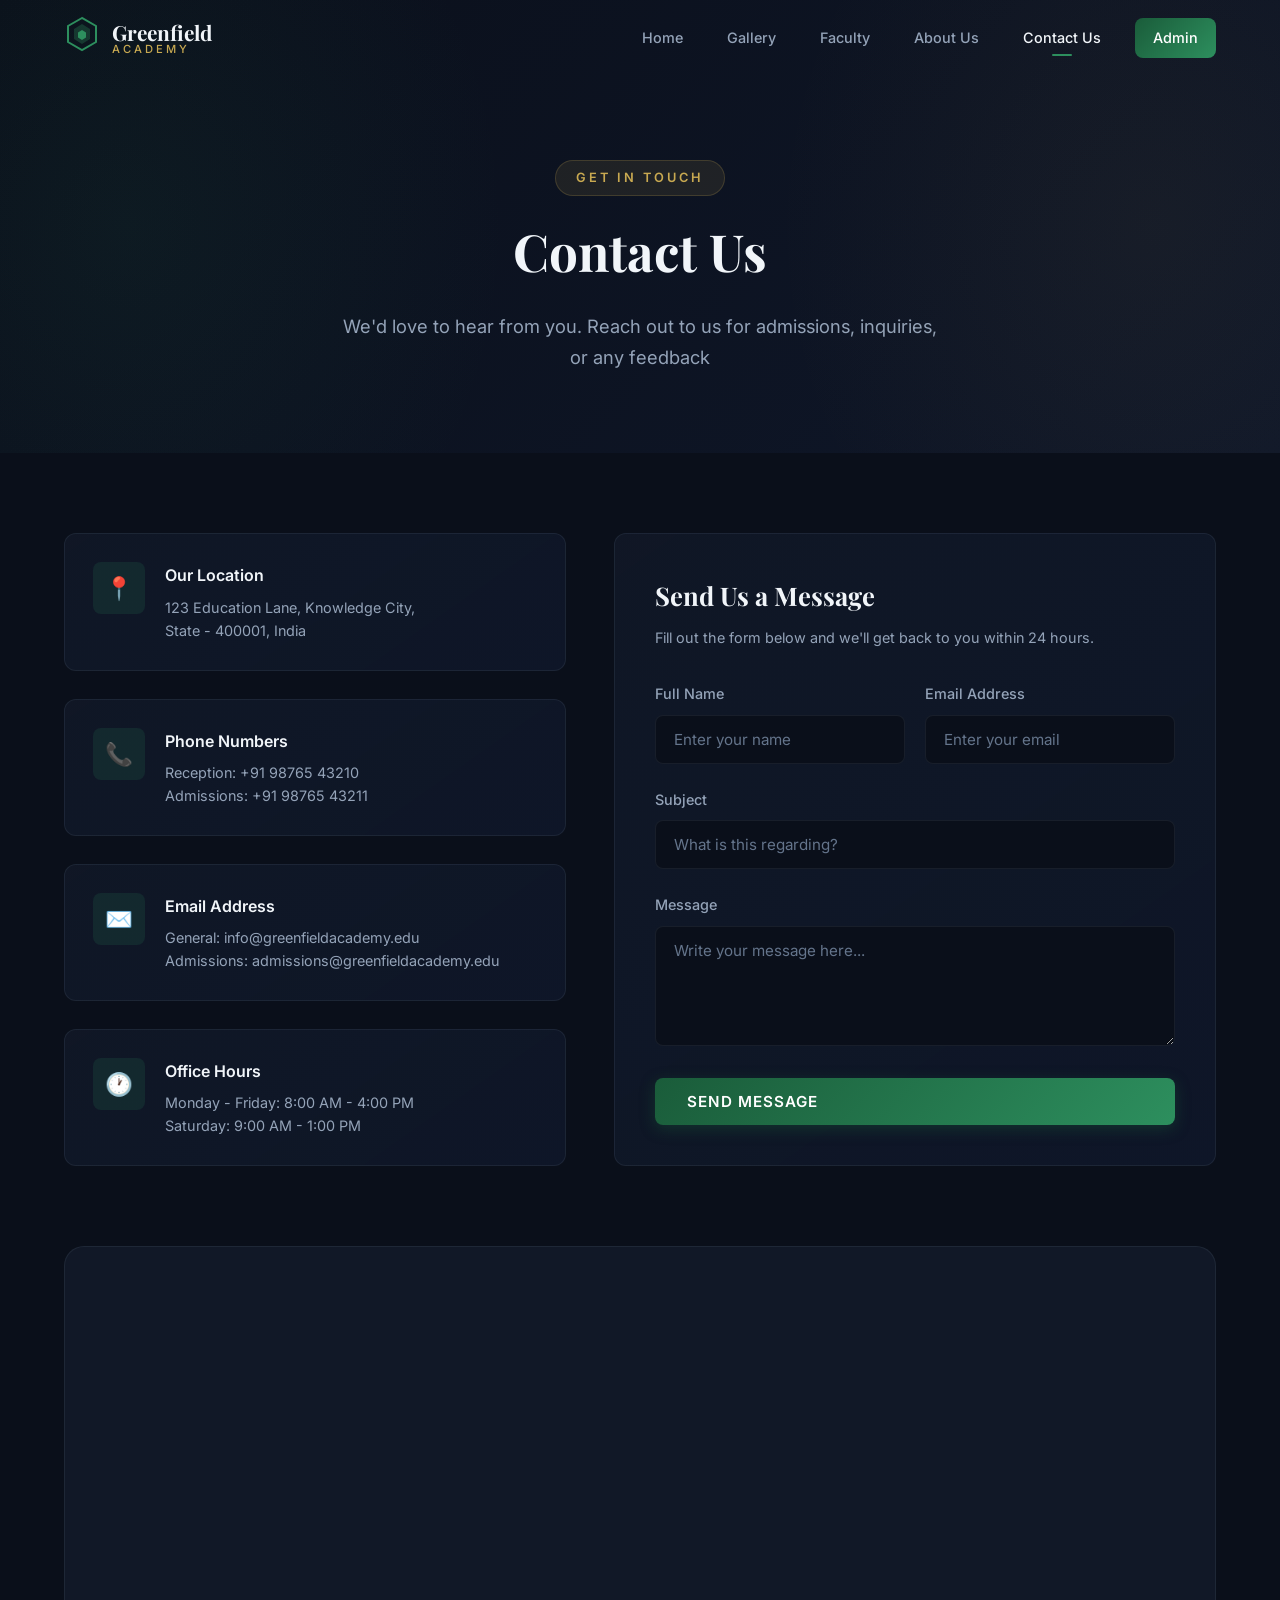
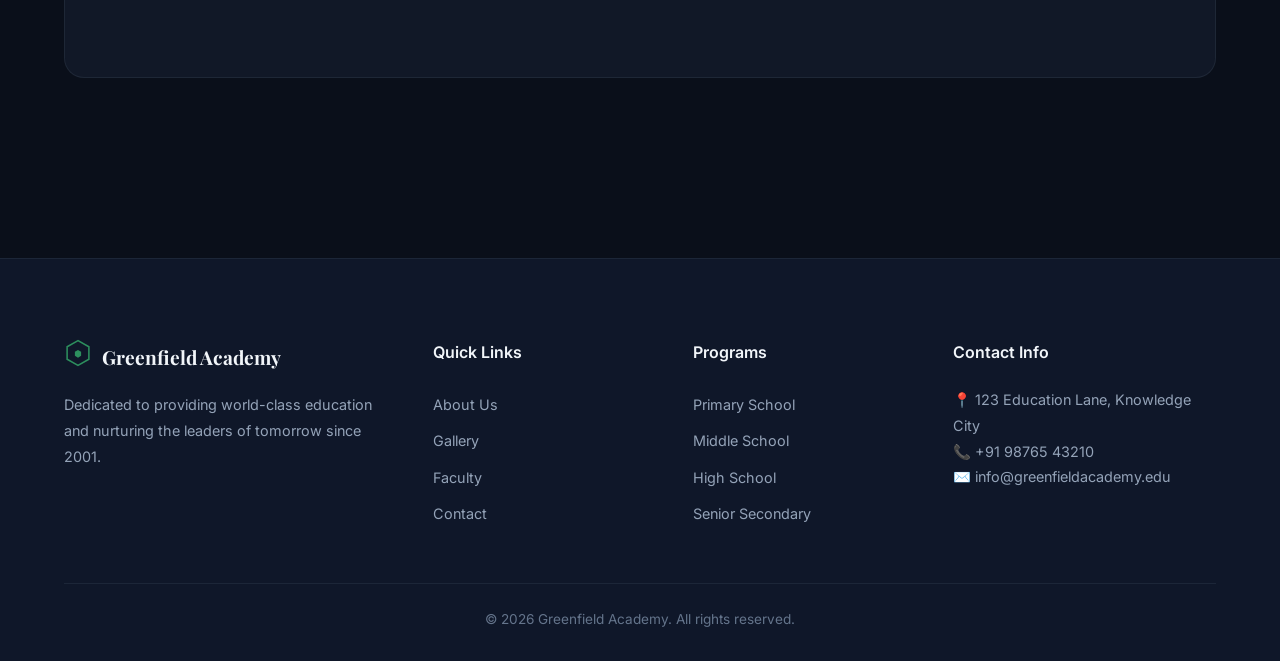
<file: contact.html>
<!DOCTYPE html>
<html lang="en">
<head>
    <meta charset="UTF-8">
    <meta name="viewport" content="width=device-width, initial-scale=1.0">
    <title>Contact Us - Greenfield Academy</title>
    <meta name="description" content="Get in touch with Greenfield Academy. We'd love to hear from you - whether you have questions, feedback, or want to know more about admissions.">
    <link rel="preconnect" href="https://fonts.googleapis.com">
    <link rel="preconnect" href="https://fonts.gstatic.com" crossorigin>
    <link href="https://fonts.googleapis.com/css2?family=Inter:wght@300;400;500;600;700;800;900&family=Playfair+Display:wght@400;500;600;700&display=swap" rel="stylesheet">
    <link rel="stylesheet" href="css/style.css">
    <link rel="stylesheet" href="css/contact.css">
</head>
<body>
    <!-- Navbar -->
    <nav class="navbar scrolled" id="navbar">
        <div class="nav-container">
            <a href="index.html" class="nav-logo">
                <div class="logo-icon">
                    <svg width="36" height="36" viewBox="0 0 36 36" fill="none">
                        <path d="M18 2L4 10V26L18 34L32 26V10L18 2Z" stroke="currentColor" stroke-width="2" fill="none"/>
                        <path d="M18 8L10 13V23L18 28L26 23V13L18 8Z" fill="currentColor" opacity="0.3"/>
                        <path d="M18 14L14 16.5V21.5L18 24L22 21.5V16.5L18 14Z" fill="currentColor"/>
                    </svg>
                </div>
                <div class="logo-text">
                    <span class="logo-name">Greenfield</span>
                    <span class="logo-sub">Academy</span>
                </div>
            </a>
            <div class="nav-links" id="navLinks">
                <a href="index.html" class="nav-link">Home</a>
                <a href="gallery.html" class="nav-link">Gallery</a>
                <a href="faculty.html" class="nav-link">Faculty</a>
                <a href="about.html" class="nav-link">About Us</a>
                <a href="contact.html" class="nav-link active">Contact Us</a>
                <a href="admin.html" class="nav-link nav-admin">Admin</a>
            </div>
            <button class="nav-toggle" id="navToggle" aria-label="Toggle navigation">
                <span></span><span></span><span></span>
            </button>
        </div>
    </nav>

    <!-- Page Header -->
    <section class="page-header">
        <div class="container">
            <span class="section-tag">Get In Touch</span>
            <h1>Contact Us</h1>
            <p>We'd love to hear from you. Reach out to us for admissions, inquiries, or any feedback</p>
        </div>
    </section>

    <!-- Contact Section -->
    <section class="contact-section">
        <div class="container">
            <div class="contact-grid">
                <!-- Contact Info -->
                <div class="contact-info">
                    <div class="contact-info-card">
                        <div class="contact-info-icon">📍</div>
                        <div class="contact-info-content">
                            <h4>Our Location</h4>
                            <p>123 Education Lane, Knowledge City,<br>State - 400001, India</p>
                        </div>
                    </div>
                    <div class="contact-info-card">
                        <div class="contact-info-icon">📞</div>
                        <div class="contact-info-content">
                            <h4>Phone Numbers</h4>
                            <p>Reception: +91 98765 43210<br>Admissions: +91 98765 43211</p>
                        </div>
                    </div>
                    <div class="contact-info-card">
                        <div class="contact-info-icon">✉️</div>
                        <div class="contact-info-content">
                            <h4>Email Address</h4>
                            <p>General: info@greenfieldacademy.edu<br>Admissions: admissions@greenfieldacademy.edu</p>
                        </div>
                    </div>
                    <div class="contact-info-card">
                        <div class="contact-info-icon">🕐</div>
                        <div class="contact-info-content">
                            <h4>Office Hours</h4>
                            <p>Monday - Friday: 8:00 AM - 4:00 PM<br>Saturday: 9:00 AM - 1:00 PM</p>
                        </div>
                    </div>
                </div>

                <!-- Contact Form -->
                <div class="contact-form-card">
                    <h3>Send Us a Message</h3>
                    <p>Fill out the form below and we'll get back to you within 24 hours.</p>
                    <form id="contactForm">
                        <div class="form-row">
                            <div class="form-group">
                                <label for="contactName">Full Name</label>
                                <input type="text" id="contactName" placeholder="Enter your name" required>
                            </div>
                            <div class="form-group">
                                <label for="contactEmail">Email Address</label>
                                <input type="email" id="contactEmail" placeholder="Enter your email" required>
                            </div>
                        </div>
                        <div class="form-group">
                            <label for="contactSubject">Subject</label>
                            <input type="text" id="contactSubject" placeholder="What is this regarding?">
                        </div>
                        <div class="form-group">
                            <label for="contactMessage">Message</label>
                            <textarea id="contactMessage" placeholder="Write your message here..." required></textarea>
                        </div>
                        <button type="submit" class="btn btn-primary" style="width:100%;">Send Message</button>
                    </form>
                </div>
            </div>
        </div>
    </section>

    <!-- Map -->
    <section class="map-section">
        <div class="container">
            <div class="map-container">
                <iframe src="https://www.google.com/maps/embed?pb=!1m18!1m12!1m3!1d3771.0!2d72.87!3d19.07!2m3!1f0!2f0!3f0!3m2!1i1024!2i768!4f13.1!3m3!1m2!1s0x0%3A0x0!2zMTnCsDA0JzEyLjAiTiA3MsKwNTInMTIuMCJF!5e0!3m2!1sen!2sin!4v1600000000000!5m2!1sen!2sin" allowfullscreen="" loading="lazy" referrerpolicy="no-referrer-when-downgrade"></iframe>
            </div>
        </div>
    </section>

    <!-- Footer -->
    <footer class="footer">
        <div class="container">
            <div class="footer-grid">
                <div class="footer-col">
                    <div class="footer-logo">
                        <div class="logo-icon">
                            <svg width="28" height="28" viewBox="0 0 36 36" fill="none">
                                <path d="M18 2L4 10V26L18 34L32 26V10L18 2Z" stroke="currentColor" stroke-width="2" fill="none"/>
                                <path d="M18 14L14 16.5V21.5L18 24L22 21.5V16.5L18 14Z" fill="currentColor"/>
                            </svg>
                        </div>
                        <span>Greenfield Academy</span>
                    </div>
                    <p>Dedicated to providing world-class education and nurturing the leaders of tomorrow since 2001.</p>
                </div>
                <div class="footer-col">
                    <h4>Quick Links</h4>
                    <a href="about.html">About Us</a>
                    <a href="gallery.html">Gallery</a>
                    <a href="faculty.html">Faculty</a>
                    <a href="contact.html">Contact</a>
                </div>
                <div class="footer-col">
                    <h4>Programs</h4>
                    <a href="#">Primary School</a>
                    <a href="#">Middle School</a>
                    <a href="#">High School</a>
                    <a href="#">Senior Secondary</a>
                </div>
                <div class="footer-col">
                    <h4>Contact Info</h4>
                    <p>📍 123 Education Lane, Knowledge City</p>
                    <p>📞 +91 98765 43210</p>
                    <p>✉️ info@greenfieldacademy.edu</p>
                </div>
            </div>
            <div class="footer-bottom">
                <p>&copy; 2026 Greenfield Academy. All rights reserved.</p>
            </div>
        </div>
    </footer>

    <script src="js/data.js"></script>
    <script src="js/app.js"></script>
    <script>
        // Contact form handler
        document.getElementById('contactForm').addEventListener('submit', function(e) {
            e.preventDefault();
            const name = document.getElementById('contactName').value;
            showToast(`Thank you, ${name}! Your message has been sent successfully.`, 'success');
            this.reset();
        });
    </script>
</body>
</html>
</file>
<file: css/style.css>
/* ========================================
   DESIGN SYSTEM - Greenfield Academy
   ======================================== */

:root {
    /* Colors */
    --primary: #1a5c3a;
    --primary-light: #2d8f5e;
    --primary-dark: #0d3a24;
    --primary-glow: rgba(45, 143, 94, 0.15);
    --accent: #c8a951;
    --accent-light: #e6cc7a;
    --accent-dark: #a88b35;
    
    --bg-dark: #0a0f1a;
    --bg-card: #111827;
    --bg-card-hover: #1a2332;
    --bg-surface: #0f1729;
    --bg-glass: rgba(17, 24, 39, 0.7);
    
    --text-primary: #f1f5f9;
    --text-secondary: #94a3b8;
    --text-muted: #64748b;
    
    --border: rgba(148, 163, 184, 0.1);
    --border-light: rgba(148, 163, 184, 0.2);
    
    --gradient-primary: linear-gradient(135deg, #1a5c3a, #2d8f5e);
    --gradient-accent: linear-gradient(135deg, #c8a951, #e6cc7a);
    --gradient-hero: linear-gradient(135deg, rgba(10, 15, 26, 0.85), rgba(26, 92, 58, 0.6));
    --gradient-card: linear-gradient(145deg, rgba(17, 24, 39, 0.9), rgba(15, 23, 41, 0.95));
    
    --shadow-sm: 0 2px 8px rgba(0, 0, 0, 0.3);
    --shadow-md: 0 4px 20px rgba(0, 0, 0, 0.4);
    --shadow-lg: 0 8px 40px rgba(0, 0, 0, 0.5);
    --shadow-glow: 0 0 30px rgba(45, 143, 94, 0.2);
    
    --radius-sm: 8px;
    --radius-md: 12px;
    --radius-lg: 20px;
    --radius-xl: 28px;
    
    --font-primary: 'Inter', -apple-system, BlinkMacSystemFont, sans-serif;
    --font-display: 'Playfair Display', Georgia, serif;
    
    --transition: all 0.3s cubic-bezier(0.4, 0, 0.2, 1);
    --transition-slow: all 0.5s cubic-bezier(0.4, 0, 0.2, 1);
}

/* ========================================
   RESET & BASE
   ======================================== */
*, *::before, *::after {
    margin: 0;
    padding: 0;
    box-sizing: border-box;
}

html {
    scroll-behavior: smooth;
    font-size: 16px;
}

body {
    font-family: var(--font-primary);
    background: var(--bg-dark);
    color: var(--text-primary);
    line-height: 1.7;
    overflow-x: hidden;
    min-height: 100vh;
}

a {
    text-decoration: none;
    color: inherit;
    transition: var(--transition);
}

img {
    max-width: 100%;
    height: auto;
    display: block;
}

ul, ol {
    list-style: none;
}

/* ========================================
   UTILITIES
   ======================================== */
.container {
    max-width: 1200px;
    margin: 0 auto;
    padding: 0 24px;
}

.section-header {
    text-align: center;
    margin-bottom: 60px;
}

.section-tag {
    display: inline-block;
    font-size: 0.8rem;
    font-weight: 600;
    letter-spacing: 3px;
    text-transform: uppercase;
    color: var(--accent);
    margin-bottom: 12px;
    position: relative;
    padding: 6px 20px;
    background: rgba(200, 169, 81, 0.1);
    border-radius: 30px;
    border: 1px solid rgba(200, 169, 81, 0.2);
}

.section-title {
    font-family: var(--font-display);
    font-size: 2.8rem;
    font-weight: 700;
    color: var(--text-primary);
    margin-bottom: 16px;
    line-height: 1.2;
}

.section-desc {
    font-size: 1.1rem;
    color: var(--text-secondary);
    max-width: 600px;
    margin: 0 auto;
}

.btn {
    display: inline-flex;
    align-items: center;
    gap: 8px;
    padding: 14px 32px;
    font-family: var(--font-primary);
    font-size: 0.95rem;
    font-weight: 600;
    border: none;
    border-radius: var(--radius-sm);
    cursor: pointer;
    transition: var(--transition);
    text-transform: uppercase;
    letter-spacing: 1px;
}

.btn-primary {
    background: var(--gradient-primary);
    color: white;
    box-shadow: 0 4px 15px rgba(26, 92, 58, 0.4);
}

.btn-primary:hover {
    transform: translateY(-2px);
    box-shadow: 0 6px 25px rgba(26, 92, 58, 0.6);
}

.btn-secondary {
    background: transparent;
    color: var(--accent);
    border: 2px solid var(--accent);
}

.btn-secondary:hover {
    background: var(--accent);
    color: var(--bg-dark);
    transform: translateY(-2px);
}

.btn-danger {
    background: linear-gradient(135deg, #dc2626, #ef4444);
    color: white;
    padding: 8px 16px;
    font-size: 0.8rem;
}

.btn-danger:hover {
    transform: translateY(-1px);
    box-shadow: 0 4px 15px rgba(220, 38, 38, 0.4);
}

.btn-sm {
    padding: 8px 20px;
    font-size: 0.85rem;
}

/* ========================================
   NAVBAR
   ======================================== */
.navbar {
    position: fixed;
    top: 0;
    left: 0;
    right: 0;
    z-index: 1000;
    padding: 16px 0;
    transition: var(--transition);
    background: transparent;
}

.navbar.scrolled {
    background: rgba(10, 15, 26, 0.95);
    backdrop-filter: blur(20px);
    -webkit-backdrop-filter: blur(20px);
    padding: 10px 0;
    border-bottom: 1px solid var(--border);
    box-shadow: var(--shadow-md);
}

.nav-container {
    max-width: 1200px;
    margin: 0 auto;
    padding: 0 24px;
    display: flex;
    align-items: center;
    justify-content: space-between;
}

.nav-logo {
    display: flex;
    align-items: center;
    gap: 12px;
    color: var(--text-primary);
    z-index: 1001;
}

.logo-icon {
    color: var(--primary-light);
}

.logo-text {
    display: flex;
    flex-direction: column;
    line-height: 1.1;
}

.logo-name {
    font-family: var(--font-display);
    font-size: 1.3rem;
    font-weight: 700;
    color: var(--text-primary);
}

.logo-sub {
    font-size: 0.7rem;
    font-weight: 500;
    letter-spacing: 3px;
    text-transform: uppercase;
    color: var(--accent);
}

.nav-links {
    display: flex;
    align-items: center;
    gap: 8px;
}

.nav-link {
    padding: 8px 18px;
    font-size: 0.9rem;
    font-weight: 500;
    color: var(--text-secondary);
    border-radius: var(--radius-sm);
    transition: var(--transition);
    position: relative;
}

.nav-link:hover,
.nav-link.active {
    color: var(--text-primary);
}

.nav-link.active::after {
    content: '';
    position: absolute;
    bottom: 2px;
    left: 50%;
    transform: translateX(-50%);
    width: 20px;
    height: 2px;
    background: var(--primary-light);
    border-radius: 2px;
}

.nav-admin {
    background: var(--gradient-primary);
    color: white !important;
    border-radius: var(--radius-sm);
    margin-left: 8px;
}

.nav-admin:hover {
    box-shadow: var(--shadow-glow);
}

.nav-toggle {
    display: none;
    flex-direction: column;
    gap: 5px;
    background: none;
    border: none;
    cursor: pointer;
    padding: 4px;
    z-index: 1001;
}

.nav-toggle span {
    width: 24px;
    height: 2px;
    background: var(--text-primary);
    transition: var(--transition);
    border-radius: 2px;
}

/* ========================================
   FOOTER
   ======================================== */
.footer {
    background: var(--bg-surface);
    border-top: 1px solid var(--border);
    padding: 80px 0 30px;
    margin-top: 100px;
}

.footer-grid {
    display: grid;
    grid-template-columns: 1.5fr 1fr 1fr 1.2fr;
    gap: 40px;
    margin-bottom: 50px;
}

.footer-logo {
    display: flex;
    align-items: center;
    gap: 10px;
    margin-bottom: 16px;
    font-family: var(--font-display);
    font-size: 1.2rem;
    font-weight: 700;
    color: var(--text-primary);
}

.footer-logo .logo-icon {
    color: var(--primary-light);
}

.footer-col p {
    color: var(--text-secondary);
    font-size: 0.9rem;
    line-height: 1.8;
}

.footer-col h4 {
    font-size: 1rem;
    font-weight: 600;
    margin-bottom: 20px;
    color: var(--text-primary);
}

.footer-col a {
    display: block;
    color: var(--text-secondary);
    font-size: 0.9rem;
    padding: 6px 0;
    transition: var(--transition);
}

.footer-col a:hover {
    color: var(--primary-light);
    transform: translateX(4px);
}

.footer-bottom {
    border-top: 1px solid var(--border);
    padding-top: 24px;
    text-align: center;
    color: var(--text-muted);
    font-size: 0.85rem;
}

/* ========================================
   PAGE HEADER (for inner pages)
   ======================================== */
.page-header {
    padding: 160px 0 80px;
    text-align: center;
    background: linear-gradient(135deg, var(--bg-dark), var(--bg-surface));
    position: relative;
    overflow: hidden;
}

.page-header::before {
    content: '';
    position: absolute;
    top: -50%;
    left: -20%;
    width: 60%;
    height: 200%;
    background: radial-gradient(ellipse, rgba(45, 143, 94, 0.08), transparent 70%);
    pointer-events: none;
}

.page-header::after {
    content: '';
    position: absolute;
    bottom: -50%;
    right: -20%;
    width: 60%;
    height: 200%;
    background: radial-gradient(ellipse, rgba(200, 169, 81, 0.05), transparent 70%);
    pointer-events: none;
}

.page-header h1 {
    font-family: var(--font-display);
    font-size: 3.2rem;
    font-weight: 700;
    margin-bottom: 16px;
    position: relative;
}

.page-header p {
    font-size: 1.15rem;
    color: var(--text-secondary);
    max-width: 600px;
    margin: 0 auto;
    position: relative;
}

/* ========================================
   CARDS
   ======================================== */
.glass-card {
    background: var(--gradient-card);
    border: 1px solid var(--border);
    border-radius: var(--radius-md);
    padding: 32px;
    transition: var(--transition);
    backdrop-filter: blur(10px);
}

.glass-card:hover {
    border-color: var(--border-light);
    transform: translateY(-4px);
    box-shadow: var(--shadow-lg);
}

/* ========================================
   FORM ELEMENTS
   ======================================== */
.form-group {
    margin-bottom: 24px;
}

.form-group label {
    display: block;
    font-size: 0.9rem;
    font-weight: 500;
    color: var(--text-secondary);
    margin-bottom: 8px;
}

.form-group input,
.form-group textarea,
.form-group select {
    width: 100%;
    padding: 14px 18px;
    background: var(--bg-dark);
    border: 1px solid var(--border);
    border-radius: var(--radius-sm);
    color: var(--text-primary);
    font-family: var(--font-primary);
    font-size: 0.95rem;
    transition: var(--transition);
}

.form-group input:focus,
.form-group textarea:focus,
.form-group select:focus {
    outline: none;
    border-color: var(--primary-light);
    box-shadow: 0 0 0 3px var(--primary-glow);
}

.form-group textarea {
    min-height: 120px;
    resize: vertical;
}

.form-group input::placeholder,
.form-group textarea::placeholder {
    color: var(--text-muted);
}

/* ========================================
   TOAST / NOTIFICATIONS
   ======================================== */
.toast-container {
    position: fixed;
    top: 100px;
    right: 24px;
    z-index: 10000;
    display: flex;
    flex-direction: column;
    gap: 12px;
}

.toast {
    padding: 16px 24px;
    border-radius: var(--radius-sm);
    color: white;
    font-size: 0.9rem;
    font-weight: 500;
    animation: toastIn 0.4s ease-out;
    display: flex;
    align-items: center;
    gap: 10px;
    min-width: 300px;
    box-shadow: var(--shadow-lg);
}

.toast.success {
    background: linear-gradient(135deg, #059669, #10b981);
}

.toast.error {
    background: linear-gradient(135deg, #dc2626, #ef4444);
}

.toast.info {
    background: linear-gradient(135deg, #2563eb, #3b82f6);
}

@keyframes toastIn {
    from {
        opacity: 0;
        transform: translateX(100px);
    }
    to {
        opacity: 1;
        transform: translateX(0);
    }
}

/* ========================================
   RESPONSIVE
   ======================================== */
@media (max-width: 768px) {
    .nav-toggle {
        display: flex;
    }

    .nav-links {
        position: fixed;
        top: 0;
        left: 0;
        right: 0;
        bottom: 0;
        background: rgba(10, 15, 26, 0.98);
        backdrop-filter: blur(20px);
        flex-direction: column;
        justify-content: center;
        align-items: center;
        gap: 16px;
        opacity: 0;
        pointer-events: none;
        transition: var(--transition);
    }

    .nav-links.open {
        opacity: 1;
        pointer-events: all;
    }

    .nav-link {
        font-size: 1.2rem;
        padding: 12px 24px;
    }

    .section-title {
        font-size: 2rem;
    }

    .footer-grid {
        grid-template-columns: 1fr;
        gap: 30px;
    }

    .page-header {
        padding: 140px 0 60px;
    }

    .page-header h1 {
        font-size: 2.2rem;
    }

    .container {
        padding: 0 16px;
    }
}

/* ========================================
   SCROLL ANIMATIONS
   ======================================== */
.fade-in {
    opacity: 0;
    transform: translateY(30px);
    transition: opacity 0.6s ease, transform 0.6s ease;
}

.fade-in.visible {
    opacity: 1;
    transform: translateY(0);
}

/* Loading shimmer */
@keyframes shimmer {
    0% { background-position: -200% 0; }
    100% { background-position: 200% 0; }
}

.shimmer {
    background: linear-gradient(90deg, var(--bg-card) 25%, var(--bg-card-hover) 50%, var(--bg-card) 75%);
    background-size: 200% 100%;
    animation: shimmer 1.5s infinite;
}
</file>
<file: css/contact.css>
/* ========================================
   CONTACT PAGE
   ======================================== */
.contact-section {
    padding: 80px 0;
}

.contact-grid {
    display: grid;
    grid-template-columns: 1fr 1.2fr;
    gap: 48px;
}

.contact-info {
    display: flex;
    flex-direction: column;
    gap: 28px;
}

.contact-info-card {
    background: var(--gradient-card);
    border: 1px solid var(--border);
    border-radius: var(--radius-md);
    padding: 28px;
    display: flex;
    align-items: flex-start;
    gap: 20px;
    transition: var(--transition);
}

.contact-info-card:hover {
    border-color: var(--border-light);
    transform: translateY(-2px);
    box-shadow: var(--shadow-md);
}

.contact-info-icon {
    width: 52px;
    height: 52px;
    border-radius: var(--radius-sm);
    background: var(--primary-glow);
    display: flex;
    align-items: center;
    justify-content: center;
    font-size: 1.4rem;
    flex-shrink: 0;
}

.contact-info-content h4 {
    font-size: 1rem;
    font-weight: 600;
    margin-bottom: 6px;
}

.contact-info-content p {
    font-size: 0.9rem;
    color: var(--text-secondary);
    line-height: 1.6;
}

.contact-form-card {
    background: var(--gradient-card);
    border: 1px solid var(--border);
    border-radius: var(--radius-md);
    padding: 40px;
}

.contact-form-card h3 {
    font-family: var(--font-display);
    font-size: 1.6rem;
    margin-bottom: 8px;
}

.contact-form-card > p {
    color: var(--text-secondary);
    font-size: 0.9rem;
    margin-bottom: 32px;
}

.form-row {
    display: grid;
    grid-template-columns: 1fr 1fr;
    gap: 20px;
}

.map-section {
    padding: 0 0 80px;
}

.map-container {
    border-radius: var(--radius-lg);
    overflow: hidden;
    border: 1px solid var(--border);
    aspect-ratio: 16/6;
    background: var(--bg-card);
    display: flex;
    align-items: center;
    justify-content: center;
    color: var(--text-muted);
    font-size: 1.1rem;
}

.map-container iframe {
    width: 100%;
    height: 100%;
    border: none;
}

@media (max-width: 768px) {
    .contact-grid {
        grid-template-columns: 1fr;
    }
    .form-row {
        grid-template-columns: 1fr;
    }
}
</file>
